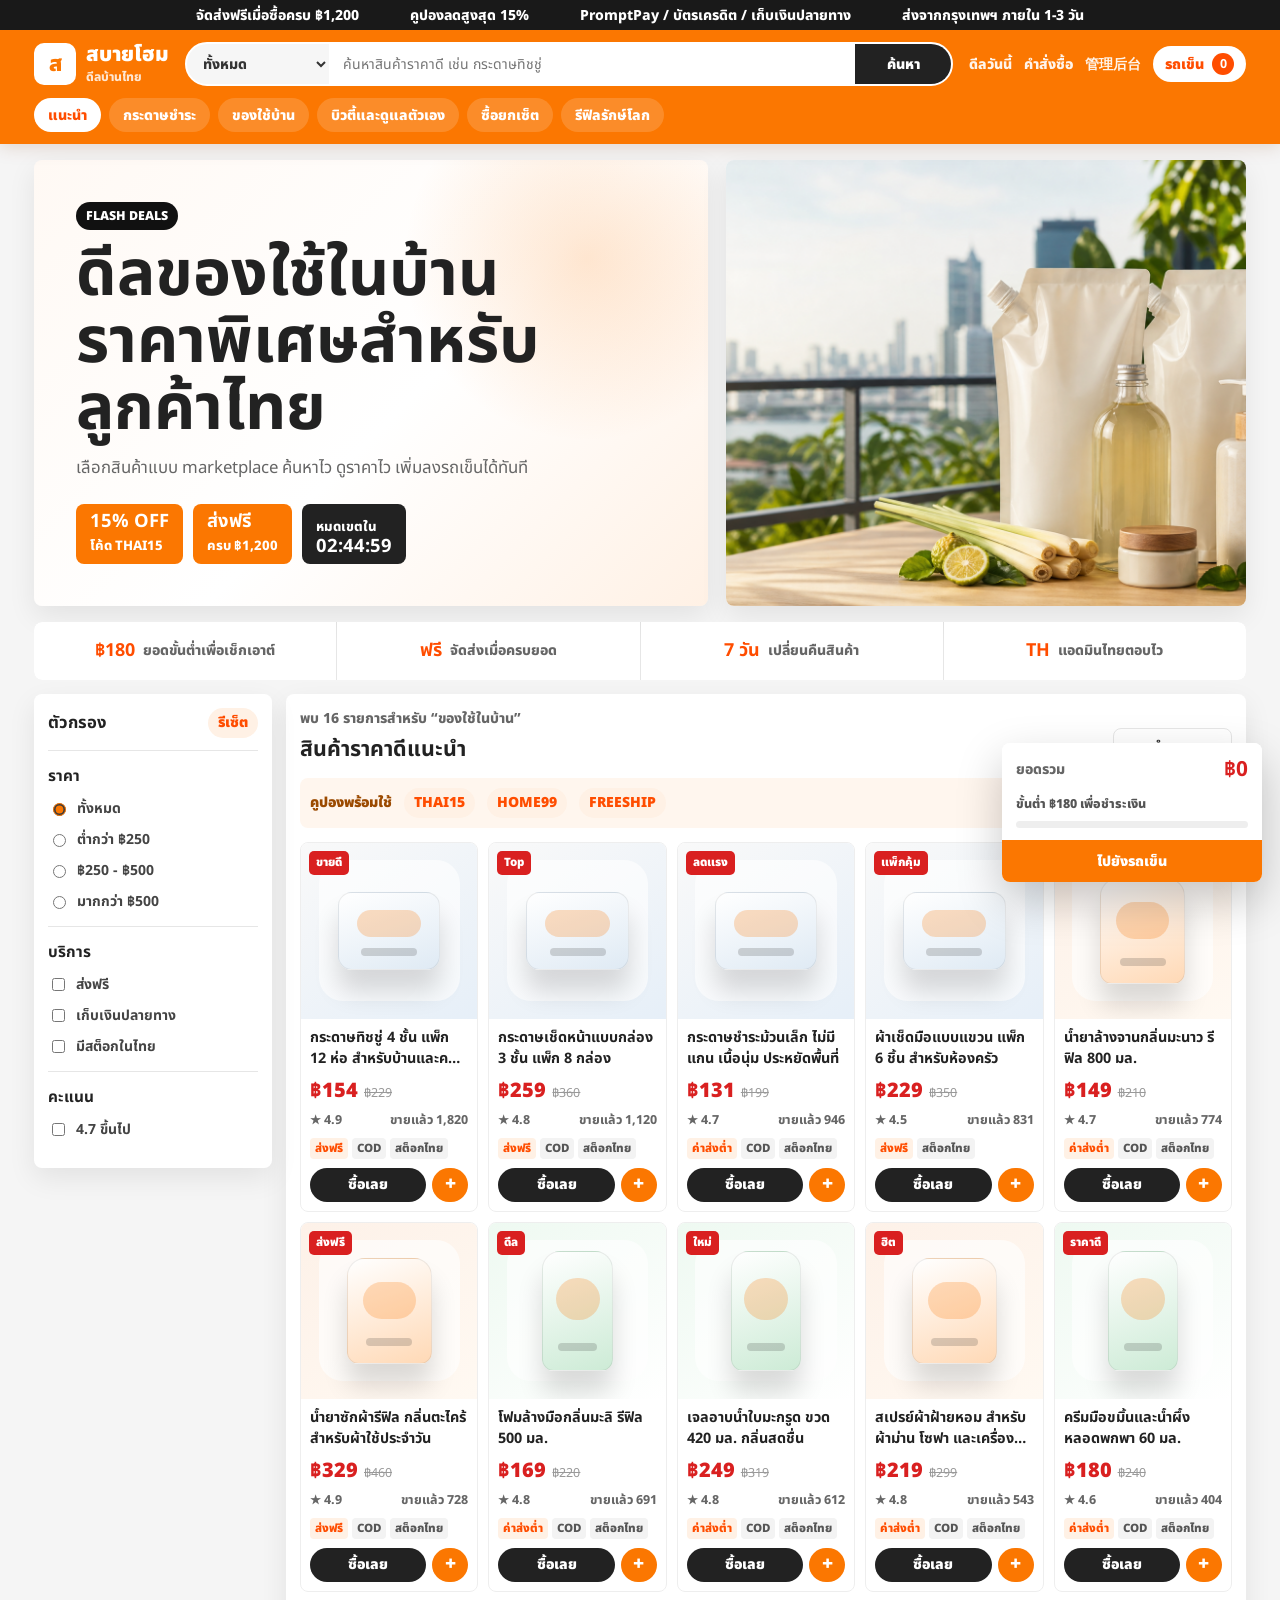
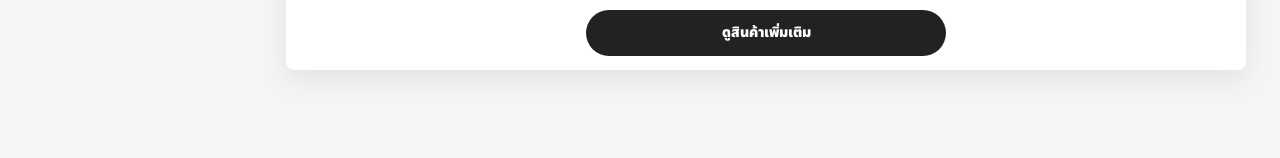
<file: index.html>
<!doctype html>
<html lang="th">
  <head>
    <meta charset="utf-8" />
    <meta name="viewport" content="width=device-width, initial-scale=1" />
    <title>สบายโฮม | ดีลของใช้ในบ้านสำหรับไทย</title>
    <meta
      name="description"
      content="ร้านค้าออนไลน์สไตล์ marketplace สำหรับสินค้าใช้ในบ้านและดูแลตัวเองในประเทศไทย พร้อมค้นหา กรองสินค้า และชำระเงินแบบไทย"
    />
    <meta name="theme-color" content="#fb7701" />
    <meta property="og:title" content="สบายโฮม | ดีลของใช้ในบ้านสำหรับไทย" />
    <meta property="og:description" content="ดีลสินค้าใช้ในบ้าน ส่งฟรีเมื่อครบยอด พร้อม PromptPay และเก็บเงินปลายทาง" />
    <meta property="og:image" content="assets/thai-hero.png" />
    <link rel="preconnect" href="https://fonts.googleapis.com" />
    <link rel="preconnect" href="https://fonts.gstatic.com" crossorigin />
    <link
      href="https://fonts.googleapis.com/css2?family=Noto+Sans+Thai:wght@400;500;600;700;800;900&display=swap"
      rel="stylesheet"
    />
    <link rel="stylesheet" href="styles.css" />
  </head>
  <body>
    <header class="market-header">
      <div class="promo-strip">
        <div class="promo-marquee">
          <span>จัดส่งฟรีเมื่อซื้อครบ ฿1,200</span>
          <span>คูปองลดสูงสุด 15%</span>
          <span>PromptPay / บัตรเครดิต / เก็บเงินปลายทาง</span>
          <span>ส่งจากกรุงเทพฯ ภายใน 1-3 วัน</span>
        </div>
      </div>

      <div class="main-header">
        <a class="brand" href="#" aria-label="สบายโฮม">
          <span class="brand-mark">ส</span>
          <span>
            <strong>สบายโฮม</strong>
            <small>ดีลบ้านไทย</small>
          </span>
        </a>

        <form class="search-bar" id="searchForm" role="search">
          <select id="categorySelect" aria-label="เลือกหมวดหมู่">
            <option value="all">ทั้งหมด</option>
            <option value="paper">กระดาษและทิชชู่</option>
            <option value="home">ทำความสะอาดบ้าน</option>
            <option value="care">ดูแลตัวเอง</option>
            <option value="bundle">เซ็ตประหยัด</option>
          </select>
          <input id="searchInput" type="search" placeholder="ค้นหาสินค้าราคาดี เช่น กระดาษทิชชู่" autocomplete="off" />
          <button type="submit">ค้นหา</button>
        </form>

        <nav class="quick-actions" aria-label="เมนูผู้ใช้">
          <a href="#deals">ดีลวันนี้</a>
          <a href="#orders">คำสั่งซื้อ</a>
          <a href="admin.html">管理后台</a>
          <button class="cart-button" id="cartButton" type="button" aria-label="เปิดรถเข็น">
            <span>รถเข็น</span>
            <strong id="cartCount">0</strong>
          </button>
        </nav>
      </div>

      <nav class="category-row" aria-label="หมวดหมู่สินค้า">
        <button class="category-chip is-active" type="button" data-category="all">แนะนำ</button>
        <button class="category-chip" type="button" data-category="paper">กระดาษชำระ</button>
        <button class="category-chip" type="button" data-category="home">ของใช้บ้าน</button>
        <button class="category-chip" type="button" data-category="care">บิวตี้และดูแลตัวเอง</button>
        <button class="category-chip" type="button" data-category="bundle">ซื้อยกเซ็ต</button>
        <button class="category-chip" type="button" data-category="eco">รีฟิลรักษ์โลก</button>
      </nav>
    </header>

    <main>
      <section class="deal-hero" id="deals">
        <div class="deal-copy">
          <span class="flash-label">Flash Deals</span>
          <h1>ดีลของใช้ในบ้าน ราคาพิเศษสำหรับลูกค้าไทย</h1>
          <p>เลือกสินค้าแบบ marketplace ค้นหาไว ดูราคาไว เพิ่มลงรถเข็นได้ทันที</p>
          <div class="coupon-row">
            <button class="coupon" type="button" data-coupon="THAI15">
              <strong>15% OFF</strong>
              <span>โค้ด THAI15</span>
            </button>
            <button class="coupon" type="button" data-coupon="FREESHIP">
              <strong>ส่งฟรี</strong>
              <span>ครบ ฿1,200</span>
            </button>
            <div class="countdown" aria-label="เวลาที่เหลือ">
              <span>หมดเขตใน</span>
              <strong id="dealTimer">02:45:00</strong>
            </div>
          </div>
        </div>
        <div class="deal-media">
          <img src="assets/thai-hero.png" alt="สินค้าใช้ในบ้านและดูแลตัวเองสำหรับร้านสบายโฮม" />
        </div>
      </section>

      <section class="benefit-row" aria-label="จุดเด่นบริการ">
        <div><strong>฿180</strong><span>ยอดขั้นต่ำเพื่อเช็กเอาต์</span></div>
        <div><strong>ฟรี</strong><span>จัดส่งเมื่อครบยอด</span></div>
        <div><strong>7 วัน</strong><span>เปลี่ยนคืนสินค้า</span></div>
        <div><strong>TH</strong><span>แอดมินไทยตอบไว</span></div>
      </section>

      <section class="market-layout">
        <aside class="filter-panel" id="filterPanel">
          <div class="filter-head">
            <strong>ตัวกรอง</strong>
            <button id="clearFilters" type="button">รีเซ็ต</button>
          </div>

          <div class="filter-group">
            <h2>ราคา</h2>
            <label><input type="radio" name="priceRange" value="all" checked /> ทั้งหมด</label>
            <label><input type="radio" name="priceRange" value="under250" /> ต่ำกว่า ฿250</label>
            <label><input type="radio" name="priceRange" value="250to500" /> ฿250 - ฿500</label>
            <label><input type="radio" name="priceRange" value="over500" /> มากกว่า ฿500</label>
          </div>

          <div class="filter-group">
            <h2>บริการ</h2>
            <label><input id="freeShipFilter" type="checkbox" /> ส่งฟรี</label>
            <label><input id="codFilter" type="checkbox" /> เก็บเงินปลายทาง</label>
            <label><input id="thaiStockFilter" type="checkbox" /> มีสต็อกในไทย</label>
          </div>

          <div class="filter-group">
            <h2>คะแนน</h2>
            <label><input id="ratingFilter" type="checkbox" /> 4.7 ขึ้นไป</label>
          </div>
        </aside>

        <section class="results-section">
          <div class="results-toolbar">
            <div>
              <p id="resultMeta">ผลลัพธ์สำหรับ “ของใช้ในบ้าน”</p>
              <h2>สินค้าราคาดีแนะนำ</h2>
            </div>
            <div class="toolbar-actions">
              <button class="filter-toggle" id="filterToggle" type="button">ตัวกรอง</button>
              <select id="sortSelect" aria-label="เรียงสินค้า">
                <option value="recommended">แนะนำ</option>
                <option value="priceLow">ราคาต่ำไปสูง</option>
                <option value="priceHigh">ราคาสูงไปต่ำ</option>
                <option value="rating">คะแนนสูงสุด</option>
              </select>
            </div>
          </div>

          <div class="active-coupons" id="activeCoupons">
            <span>คูปองพร้อมใช้</span>
            <button type="button" data-coupon="THAI15">THAI15</button>
            <button type="button" data-coupon="HOME99">HOME99</button>
            <button type="button" data-coupon="FREESHIP">FREESHIP</button>
          </div>

          <div class="product-grid" id="productGrid"></div>
          <button class="load-more" id="loadMoreButton" type="button">ดูสินค้าเพิ่มเติม</button>
        </section>
      </section>
    </main>

    <aside class="mini-cart" aria-label="สรุปรถเข็น">
      <button class="mini-cart-head" id="miniCartButton" type="button">
        <span>ยอดรวม</span>
        <strong id="miniCartTotal">฿0</strong>
      </button>
      <div class="checkout-meter">
        <span id="checkoutHint">ขั้นต่ำ ฿180 เพื่อชำระเงิน</span>
        <div><i id="checkoutProgress"></i></div>
      </div>
      <button class="checkout-button" type="button">ไปยังรถเข็น</button>
    </aside>

    <div class="cart-backdrop" id="cartBackdrop" hidden></div>
    <aside class="cart-drawer" id="cartDrawer" aria-label="รถเข็นสินค้า" aria-hidden="true">
      <div class="cart-header">
        <div>
          <span>รถเข็น</span>
          <h2>รายการของคุณ</h2>
        </div>
        <button class="close-cart" id="closeCart" type="button" aria-label="ปิดรถเข็น">×</button>
      </div>
      <div class="cart-items" id="cartItems"></div>
      <div class="cart-summary">
        <div><span>ส่วนลด</span><strong id="couponValue">฿0</strong></div>
        <div><span>ยอดรวม</span><strong id="cartTotal">฿0</strong></div>
        <button class="checkout-button full" type="button">ชำระเงิน</button>
      </div>
    </aside>

    <div class="toast" id="toast" role="status" aria-live="polite"></div>
    <script src="script.js"></script>
  </body>
</html>
</file>
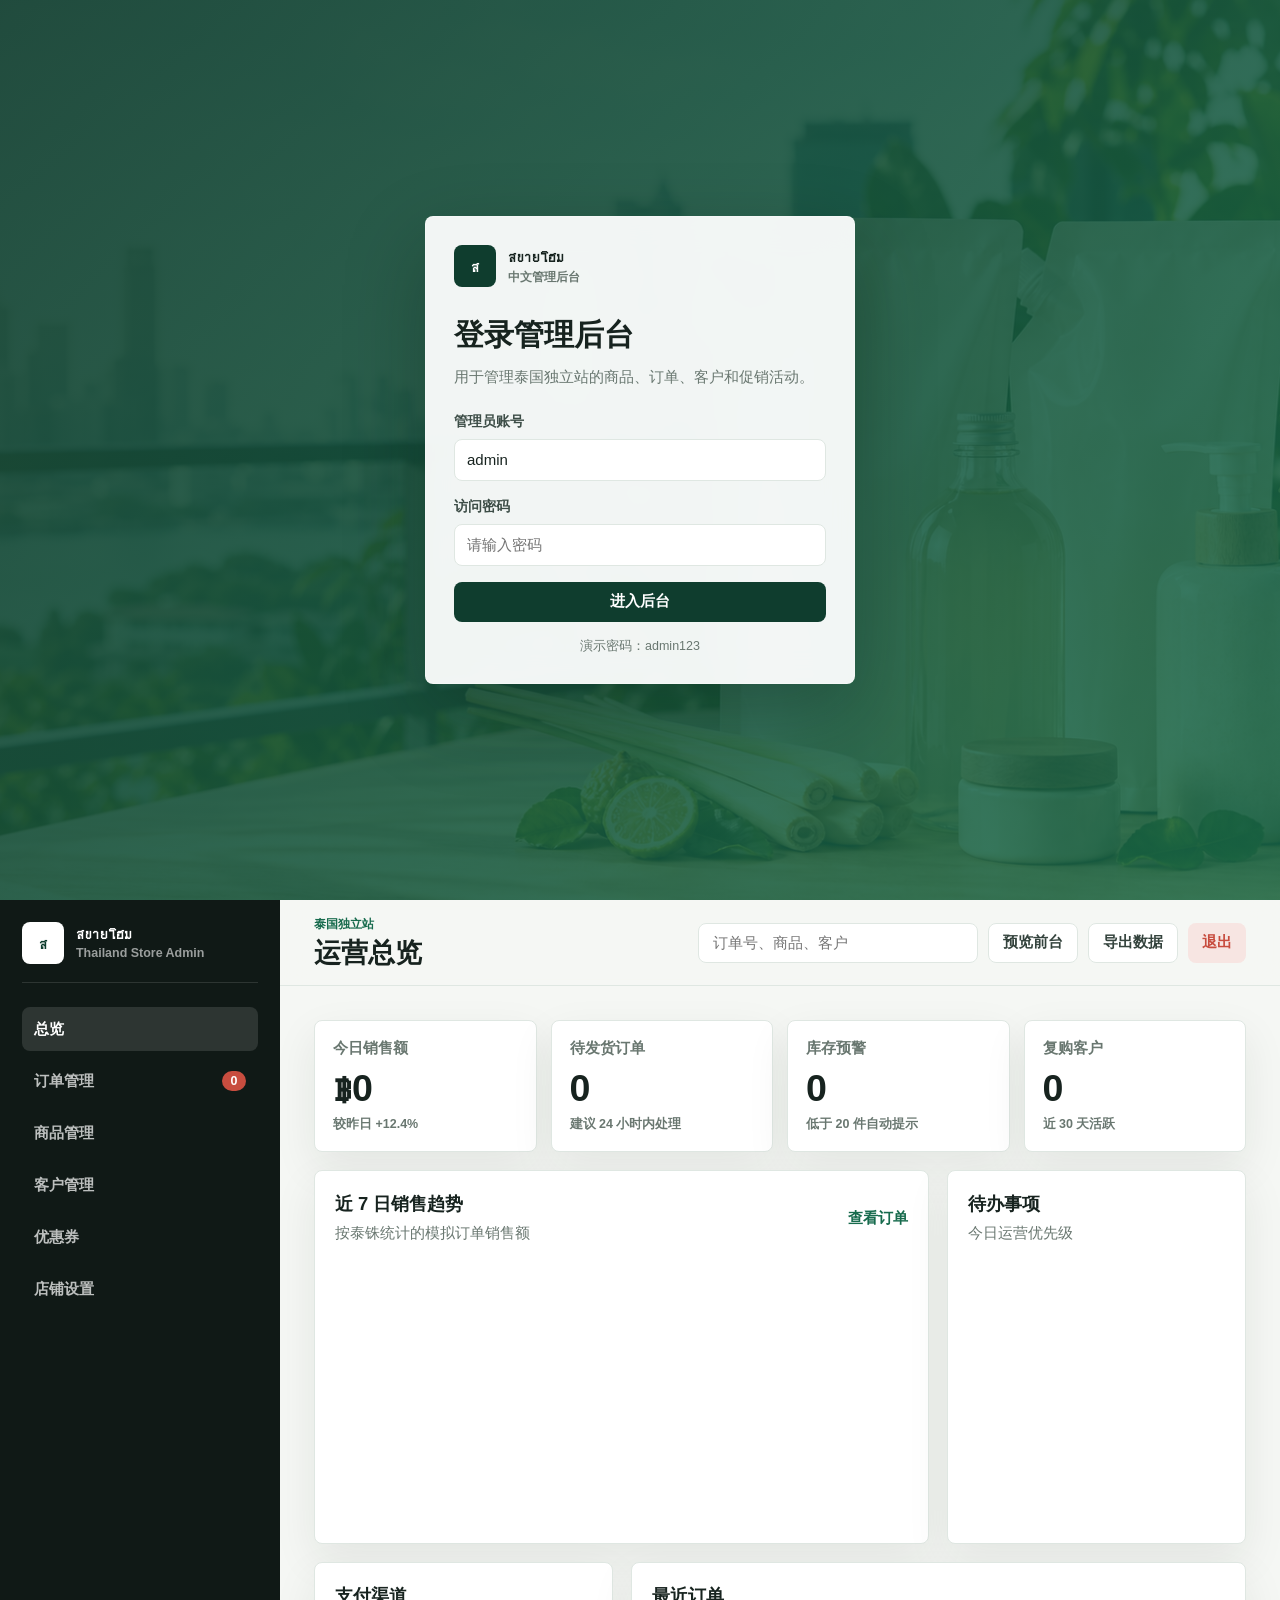
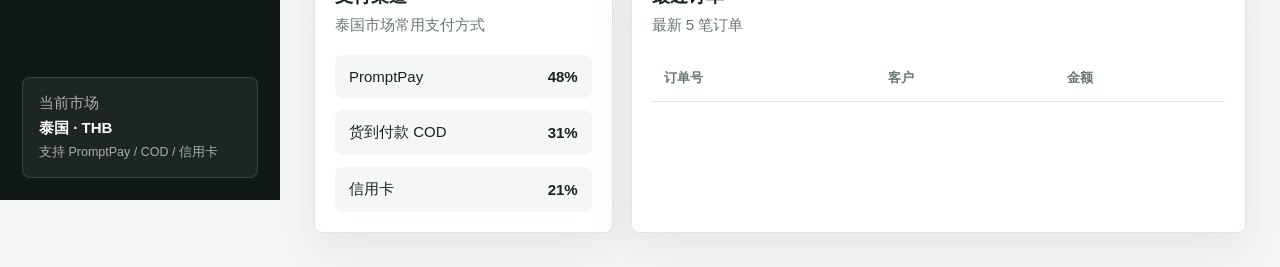
<file: admin.html>
<!doctype html>
<html lang="zh-CN">
  <head>
    <meta charset="utf-8" />
    <meta name="viewport" content="width=device-width, initial-scale=1" />
    <title>管理后台 | สบายโฮม</title>
    <meta name="description" content="泰国独立站中文管理后台" />
    <meta name="theme-color" content="#0f3d2e" />
    <link rel="stylesheet" href="admin.css" />
  </head>
  <body>
    <section class="login-view" id="loginView" aria-label="后台登录">
      <div class="login-card">
        <div class="brand-lock">
          <span>ส</span>
          <div>
            <strong>สบายโฮม</strong>
            <small>中文管理后台</small>
          </div>
        </div>
        <h1>登录管理后台</h1>
        <p>用于管理泰国独立站的商品、订单、客户和促销活动。</p>
        <form id="loginForm" class="login-form">
          <label>
            <span>管理员账号</span>
            <input type="text" value="admin" autocomplete="username" required />
          </label>
          <label>
            <span>访问密码</span>
            <input id="passwordInput" type="password" placeholder="请输入密码" autocomplete="current-password" required />
          </label>
          <button class="primary-action" type="submit">进入后台</button>
          <small class="login-hint">演示密码：admin123</small>
        </form>
      </div>
    </section>

    <div class="admin-shell" id="adminShell" hidden>
      <aside class="sidebar" id="sidebar">
        <a class="admin-brand" href="#overview" aria-label="管理后台首页">
          <span>ส</span>
          <div>
            <strong>สบายโฮม</strong>
            <small>Thailand Store Admin</small>
          </div>
        </a>
        <nav class="side-nav" aria-label="后台导航">
          <button class="nav-item is-active" type="button" data-section="overview">
            <span>总览</span>
          </button>
          <button class="nav-item" type="button" data-section="orders">
            <span>订单管理</span>
            <strong id="pendingBadge">0</strong>
          </button>
          <button class="nav-item" type="button" data-section="products">
            <span>商品管理</span>
          </button>
          <button class="nav-item" type="button" data-section="customers">
            <span>客户管理</span>
          </button>
          <button class="nav-item" type="button" data-section="coupons">
            <span>优惠券</span>
          </button>
          <button class="nav-item" type="button" data-section="settings">
            <span>店铺设置</span>
          </button>
        </nav>
        <div class="sidebar-note">
          <span>当前市场</span>
          <strong>泰国 · THB</strong>
          <small>支持 PromptPay / COD / 信用卡</small>
        </div>
      </aside>

      <div class="admin-main">
        <header class="admin-header">
          <div class="mobile-header">
            <button class="icon-btn" id="menuToggle" type="button" aria-label="打开导航">☰</button>
            <strong>管理后台</strong>
          </div>
          <div>
            <p class="header-kicker">泰国独立站</p>
            <h1 id="pageTitle">运营总览</h1>
          </div>
          <div class="header-actions">
            <label class="admin-search">
              <span>搜索</span>
              <input id="globalSearch" type="search" placeholder="订单号、商品、客户" />
            </label>
            <a class="ghost-action" href="index.html" target="_blank" rel="noreferrer">预览前台</a>
            <button class="ghost-action" id="exportButton" type="button">导出数据</button>
            <button class="danger-action" id="logoutButton" type="button">退出</button>
          </div>
        </header>

        <main class="content">
          <section class="admin-section is-active" id="overview" data-title="运营总览">
            <div class="metric-grid">
              <article class="metric-card">
                <span>今日销售额</span>
                <strong id="todaySales">฿0</strong>
                <small>较昨日 +12.4%</small>
              </article>
              <article class="metric-card">
                <span>待发货订单</span>
                <strong id="pendingOrders">0</strong>
                <small>建议 24 小时内处理</small>
              </article>
              <article class="metric-card">
                <span>库存预警</span>
                <strong id="lowStock">0</strong>
                <small>低于 20 件自动提示</small>
              </article>
              <article class="metric-card">
                <span>复购客户</span>
                <strong id="repeatCustomers">0</strong>
                <small>近 30 天活跃</small>
              </article>
            </div>

            <div class="overview-grid">
              <article class="panel span-2">
                <div class="panel-heading">
                  <div>
                    <h2>近 7 日销售趋势</h2>
                    <p>按泰铢统计的模拟订单销售额</p>
                  </div>
                  <button class="text-action" type="button" data-section-jump="orders">查看订单</button>
                </div>
                <div class="bar-chart" id="salesChart" aria-label="销售趋势图"></div>
              </article>

              <article class="panel">
                <div class="panel-heading">
                  <div>
                    <h2>待办事项</h2>
                    <p>今日运营优先级</p>
                  </div>
                </div>
                <ul class="task-list" id="taskList"></ul>
              </article>

              <article class="panel">
                <div class="panel-heading">
                  <div>
                    <h2>支付渠道</h2>
                    <p>泰国市场常用支付方式</p>
                  </div>
                </div>
                <div class="channel-list">
                  <div><span>PromptPay</span><strong>48%</strong></div>
                  <div><span>货到付款 COD</span><strong>31%</strong></div>
                  <div><span>信用卡</span><strong>21%</strong></div>
                </div>
              </article>

              <article class="panel span-2">
                <div class="panel-heading">
                  <div>
                    <h2>最近订单</h2>
                    <p>最新 5 笔订单</p>
                  </div>
                </div>
                <div class="table-wrap">
                  <table>
                    <thead>
                      <tr>
                        <th>订单号</th>
                        <th>客户</th>
                        <th>金额</th>
                        <th>状态</th>
                      </tr>
                    </thead>
                    <tbody id="recentOrders"></tbody>
                  </table>
                </div>
              </article>
            </div>
          </section>

          <section class="admin-section" id="orders" data-title="订单管理">
            <div class="toolbar">
              <div class="segmented" id="orderStatusFilter" aria-label="订单状态筛选">
                <button class="is-active" type="button" data-status="all">全部</button>
                <button type="button" data-status="待付款">待付款</button>
                <button type="button" data-status="待发货">待发货</button>
                <button type="button" data-status="已发货">已发货</button>
                <button type="button" data-status="已完成">已完成</button>
              </div>
              <button class="primary-action" id="newOrderButton" type="button">新增订单</button>
            </div>
            <div class="panel">
              <div class="table-wrap">
                <table>
                  <thead>
                    <tr>
                      <th>订单号</th>
                      <th>客户</th>
                      <th>地区</th>
                      <th>金额</th>
                      <th>支付</th>
                      <th>状态</th>
                      <th>操作</th>
                    </tr>
                  </thead>
                  <tbody id="ordersTable"></tbody>
                </table>
              </div>
            </div>
          </section>

          <section class="admin-section" id="products" data-title="商品管理">
            <div class="toolbar">
              <div>
                <h2>商品列表</h2>
                <p>维护前台售卖的泰国市场商品信息</p>
              </div>
              <button class="primary-action" id="addProductButton" type="button">新增商品</button>
            </div>
            <div class="product-admin-grid" id="productAdminGrid"></div>
          </section>

          <section class="admin-section" id="customers" data-title="客户管理">
            <div class="toolbar">
              <div>
                <h2>客户列表</h2>
                <p>查看客户等级、地区和累计消费</p>
              </div>
            </div>
            <div class="panel">
              <div class="table-wrap">
                <table>
                  <thead>
                    <tr>
                      <th>客户</th>
                      <th>联系方式</th>
                      <th>地区</th>
                      <th>订单数</th>
                      <th>累计消费</th>
                      <th>等级</th>
                    </tr>
                  </thead>
                  <tbody id="customersTable"></tbody>
                </table>
              </div>
            </div>
          </section>

          <section class="admin-section" id="coupons" data-title="优惠券">
            <div class="coupon-layout">
              <form class="panel form-panel" id="couponForm">
                <div class="panel-heading">
                  <div>
                    <h2>创建优惠券</h2>
                    <p>适合泰国独立站促销活动</p>
                  </div>
                </div>
                <label>
                  <span>优惠码</span>
                  <input name="code" type="text" placeholder="例如 THAI15" required />
                </label>
                <label>
                  <span>优惠类型</span>
                  <select name="type">
                    <option value="百分比">百分比</option>
                    <option value="固定金额">固定金额</option>
                    <option value="免运费">免运费</option>
                  </select>
                </label>
                <label>
                  <span>优惠值</span>
                  <input name="value" type="number" min="0" placeholder="15" required />
                </label>
                <label>
                  <span>最低消费</span>
                  <input name="minimum" type="number" min="0" placeholder="1200" required />
                </label>
                <button class="primary-action" type="submit">保存优惠券</button>
              </form>

              <div class="panel">
                <div class="panel-heading">
                  <div>
                    <h2>优惠券列表</h2>
                    <p>启用中的促销规则</p>
                  </div>
                </div>
                <div class="coupon-list" id="couponList"></div>
              </div>
            </div>
          </section>

          <section class="admin-section" id="settings" data-title="店铺设置">
            <form class="settings-grid" id="settingsForm">
              <div class="panel form-panel">
                <div class="panel-heading">
                  <div>
                    <h2>基础设置</h2>
                    <p>店铺展示与本地化信息</p>
                  </div>
                </div>
                <label>
                  <span>店铺中文名</span>
                  <input name="storeName" type="text" value="สบายโฮม 泰国独立站" />
                </label>
                <label>
                  <span>默认货币</span>
                  <select name="currency">
                    <option value="THB">THB 泰铢</option>
                    <option value="CNY">CNY 人民币</option>
                    <option value="USD">USD 美元</option>
                  </select>
                </label>
                <label>
                  <span>客服邮箱</span>
                  <input name="supportEmail" type="email" value="hello@sabaihome.example" />
                </label>
                <button class="primary-action" type="submit">保存设置</button>
              </div>

              <div class="panel form-panel">
                <div class="panel-heading">
                  <div>
                    <h2>物流规则</h2>
                    <p>面向泰国客户的配送承诺</p>
                  </div>
                </div>
                <label>
                  <span>包邮门槛</span>
                  <input name="freeShipping" type="number" value="1200" />
                </label>
                <label>
                  <span>曼谷配送时效</span>
                  <input name="bangkokDelivery" type="text" value="1-2 天" />
                </label>
                <label>
                  <span>外府配送时效</span>
                  <input name="provinceDelivery" type="text" value="2-4 天" />
                </label>
                <button class="secondary-action" type="button" id="resetDataButton">恢复演示数据</button>
              </div>
            </form>
          </section>
        </main>
      </div>
    </div>

    <dialog class="modal" id="productModal">
      <form id="productForm" method="dialog" class="modal-card">
        <div class="modal-heading">
          <div>
            <span class="header-kicker">商品管理</span>
            <h2 id="productModalTitle">新增商品</h2>
          </div>
          <button class="icon-btn" type="button" id="closeProductModal" aria-label="关闭">×</button>
        </div>
        <input name="id" type="hidden" />
        <div class="form-grid">
          <label>
            <span>商品名称</span>
            <input name="name" type="text" required />
          </label>
          <label>
            <span>分类</span>
            <select name="category">
              <option value="家居清洁">家居清洁</option>
              <option value="身体护理">身体护理</option>
              <option value="优惠套装">优惠套装</option>
            </select>
          </label>
          <label>
            <span>价格 THB</span>
            <input name="price" type="number" min="0" required />
          </label>
          <label>
            <span>库存</span>
            <input name="stock" type="number" min="0" required />
          </label>
          <label>
            <span>状态</span>
            <select name="status">
              <option value="上架">上架</option>
              <option value="下架">下架</option>
              <option value="草稿">草稿</option>
            </select>
          </label>
          <label>
            <span>标签</span>
            <input name="tag" type="text" placeholder="新品 / 热卖 / 低库存" />
          </label>
        </div>
        <label>
          <span>商品卖点</span>
          <textarea name="description" rows="3" placeholder="用于后台备注和前台商品介绍"></textarea>
        </label>
        <div class="modal-actions">
          <button class="secondary-action" type="button" id="cancelProduct">取消</button>
          <button class="primary-action" type="submit">保存商品</button>
        </div>
      </form>
    </dialog>

    <div class="toast" id="toast" role="status" aria-live="polite"></div>
    <script src="admin.js"></script>
  </body>
</html>
</file>
<file: styles.css>
:root {
  color-scheme: light;
  --orange: #fb7701;
  --orange-2: #ff4d00;
  --orange-3: #fff1e5;
  --ink: #222222;
  --muted: #666666;
  --line: #e6e6e6;
  --bg: #f5f5f5;
  --card: #ffffff;
  --red: #d92020;
  --green: #0b7d3b;
  --shadow: 0 10px 28px rgba(0, 0, 0, 0.08);
  --radius: 8px;
  font-family: "Noto Sans Thai", Arial, sans-serif;
}

* {
  box-sizing: border-box;
}

html {
  scroll-behavior: smooth;
}

body {
  margin: 0;
  background: var(--bg);
  color: var(--ink);
  font-size: 14px;
}

body.cart-open,
body.filter-open {
  overflow: hidden;
}

a {
  color: inherit;
  text-decoration: none;
}

button,
input,
select {
  font: inherit;
}

button {
  border: 0;
  cursor: pointer;
}

img {
  display: block;
  max-width: 100%;
}

.market-header {
  position: sticky;
  top: 0;
  z-index: 40;
  background: var(--orange);
  color: #fff;
  box-shadow: 0 2px 18px rgba(128, 54, 0, 0.18);
}

.promo-strip {
  overflow: hidden;
  min-height: 30px;
  background: #191919;
}

.promo-marquee {
  display: flex;
  align-items: center;
  justify-content: center;
  gap: clamp(18px, 4vw, 54px);
  min-width: max-content;
  min-height: 30px;
  padding: 0 18px;
  font-weight: 800;
  animation: marquee 28s linear infinite;
}

@keyframes marquee {
  0% {
    transform: translateX(8%);
  }

  100% {
    transform: translateX(-8%);
  }
}

.main-header {
  display: grid;
  grid-template-columns: auto minmax(260px, 1fr) auto;
  align-items: center;
  gap: 16px;
  padding: 12px clamp(14px, 3vw, 34px);
}

.brand {
  display: inline-flex;
  align-items: center;
  gap: 10px;
  min-width: max-content;
}

.brand-mark {
  display: grid;
  width: 42px;
  height: 42px;
  place-items: center;
  border-radius: 10px;
  background: #fff;
  color: var(--orange);
  font-size: 1.35rem;
  font-weight: 900;
}

.brand strong,
.brand small {
  display: block;
  line-height: 1.1;
}

.brand strong {
  font-size: 1.28rem;
  font-weight: 900;
}

.brand small {
  margin-top: 4px;
  color: rgba(255, 255, 255, 0.82);
  font-size: 0.76rem;
  font-weight: 800;
}

.search-bar {
  display: grid;
  grid-template-columns: 142px minmax(160px, 1fr) 96px;
  height: 44px;
  overflow: hidden;
  border: 2px solid #fff;
  border-radius: 999px;
  background: #fff;
}

.search-bar select,
.search-bar input,
.search-bar button {
  min-width: 0;
  border: 0;
  outline: 0;
}

.search-bar select {
  padding: 0 12px;
  background: #f6f6f6;
  color: #333;
  font-weight: 800;
}

.search-bar input {
  padding: 0 14px;
  color: #222;
}

.search-bar button {
  background: #222;
  color: #fff;
  font-weight: 900;
}

.quick-actions {
  display: flex;
  align-items: center;
  justify-content: flex-end;
  gap: 12px;
  font-weight: 850;
  white-space: nowrap;
}

.quick-actions a {
  color: rgba(255, 255, 255, 0.92);
}

.cart-button {
  position: relative;
  display: inline-flex;
  align-items: center;
  gap: 8px;
  min-height: 36px;
  padding: 0 12px;
  border-radius: 999px;
  background: #fff;
  color: var(--orange-2);
  font-weight: 900;
}

.cart-button strong {
  display: grid;
  min-width: 22px;
  height: 22px;
  place-items: center;
  border-radius: 999px;
  background: var(--orange-2);
  color: #fff;
  font-size: 0.78rem;
}

.category-row {
  display: flex;
  gap: 8px;
  overflow-x: auto;
  padding: 0 clamp(14px, 3vw, 34px) 12px;
  scrollbar-width: none;
}

.category-row::-webkit-scrollbar {
  display: none;
}

.category-chip {
  flex: 0 0 auto;
  min-height: 34px;
  padding: 0 14px;
  border-radius: 999px;
  background: rgba(255, 255, 255, 0.16);
  color: #fff;
  font-weight: 850;
}

.category-chip.is-active {
  background: #fff;
  color: var(--orange-2);
}

main {
  padding-bottom: 88px;
}

.deal-hero {
  display: grid;
  grid-template-columns: minmax(0, 1fr) minmax(320px, 520px);
  gap: 18px;
  align-items: stretch;
  margin: 16px clamp(12px, 3vw, 34px);
}

.deal-copy,
.deal-media {
  min-width: 0;
  overflow: hidden;
  border-radius: var(--radius);
  background: #fff;
  box-shadow: var(--shadow);
}

.deal-copy {
  display: grid;
  align-content: center;
  min-height: 260px;
  padding: clamp(22px, 4vw, 42px);
  background:
    radial-gradient(circle at 82% 22%, rgba(251, 119, 1, 0.18), transparent 28%),
    linear-gradient(135deg, #fff9f4, #ffffff 55%, #fff1e5);
}

.flash-label {
  display: inline-flex;
  width: max-content;
  min-height: 28px;
  align-items: center;
  padding: 0 10px;
  border-radius: 999px;
  background: #111;
  color: #fff;
  font-size: 0.78rem;
  font-weight: 900;
  text-transform: uppercase;
}

.deal-copy h1 {
  max-width: 13ch;
  margin: 12px 0 10px;
  font-size: clamp(2rem, 5vw, 4.6rem);
  line-height: 1.05;
}

.deal-copy p {
  max-width: 620px;
  margin: 0;
  color: var(--muted);
  font-size: 1.05rem;
  line-height: 1.7;
}

.coupon-row {
  display: flex;
  flex-wrap: wrap;
  gap: 10px;
  margin-top: 22px;
}

.coupon,
.countdown {
  display: grid;
  align-content: center;
  min-height: 58px;
  padding: 8px 14px;
  border-radius: var(--radius);
  background: var(--orange);
  color: #fff;
  text-align: left;
}

.coupon strong,
.countdown strong {
  font-size: 1.15rem;
  line-height: 1;
}

.coupon span,
.countdown span {
  margin-top: 5px;
  font-size: 0.82rem;
  font-weight: 800;
}

.countdown {
  background: #222;
}

.deal-media img {
  width: 100%;
  height: 100%;
  min-height: 260px;
  object-fit: cover;
  object-position: 58% center;
}

.benefit-row {
  display: grid;
  grid-template-columns: repeat(4, minmax(0, 1fr));
  gap: 1px;
  margin: 0 clamp(12px, 3vw, 34px) 14px;
  overflow: hidden;
  border-radius: var(--radius);
  background: var(--line);
}

.benefit-row div {
  display: flex;
  align-items: center;
  justify-content: center;
  gap: 8px;
  min-height: 58px;
  padding: 10px;
  background: #fff;
  text-align: center;
}

.benefit-row strong {
  color: var(--orange-2);
  font-size: 1.12rem;
}

.benefit-row span {
  color: var(--muted);
  font-weight: 800;
}

.market-layout {
  display: grid;
  grid-template-columns: 238px minmax(0, 1fr);
  gap: 14px;
  align-items: start;
  margin: 0 clamp(12px, 3vw, 34px);
}

.filter-panel,
.results-section {
  border-radius: var(--radius);
  background: #fff;
  box-shadow: var(--shadow);
}

.filter-panel {
  position: sticky;
  top: 132px;
  padding: 14px;
}

.filter-head,
.results-toolbar,
.active-coupons,
.cart-header,
.cart-summary > div,
.mini-cart-head {
  display: flex;
  align-items: center;
  justify-content: space-between;
  gap: 12px;
}

.filter-head {
  padding-bottom: 12px;
  border-bottom: 1px solid var(--line);
}

.filter-head strong {
  font-size: 1.04rem;
}

.filter-head button,
.active-coupons button {
  min-height: 30px;
  padding: 0 10px;
  border-radius: 999px;
  background: var(--orange-3);
  color: var(--orange-2);
  font-weight: 900;
}

.filter-group {
  display: grid;
  gap: 10px;
  padding: 14px 0;
  border-bottom: 1px solid var(--line);
}

.filter-group:last-child {
  border-bottom: 0;
}

.filter-group h2 {
  margin: 0;
  font-size: 0.96rem;
}

.filter-group label {
  display: flex;
  align-items: center;
  gap: 8px;
  color: #444;
  font-weight: 700;
}

.filter-group input {
  accent-color: var(--orange);
}

.results-section {
  min-width: 0;
  padding: 14px;
}

.results-toolbar {
  align-items: flex-end;
  margin-bottom: 12px;
}

.results-toolbar p,
.results-toolbar h2 {
  margin: 0;
}

.results-toolbar p {
  color: var(--muted);
  font-weight: 800;
}

.results-toolbar h2 {
  margin-top: 4px;
  font-size: 1.34rem;
}

.toolbar-actions {
  display: flex;
  align-items: center;
  gap: 8px;
}

.toolbar-actions select,
.filter-toggle {
  min-height: 38px;
  border: 1px solid var(--line);
  border-radius: var(--radius);
  background: #fff;
  color: #333;
  font-weight: 850;
}

.toolbar-actions select {
  padding: 0 10px;
}

.filter-toggle {
  display: none;
  padding: 0 12px;
}

.active-coupons {
  justify-content: flex-start;
  flex-wrap: wrap;
  margin-bottom: 14px;
  padding: 10px;
  border-radius: var(--radius);
  background: #fff6ee;
}

.active-coupons span {
  color: #9b4a00;
  font-weight: 900;
}

.product-grid {
  display: grid;
  grid-template-columns: repeat(5, minmax(0, 1fr));
  gap: 10px;
}

.product-card {
  position: relative;
  min-width: 0;
  overflow: hidden;
  border: 1px solid #eeeeee;
  border-radius: var(--radius);
  background: #fff;
  transition: box-shadow 0.18s ease, transform 0.18s ease, border-color 0.18s ease;
}

.product-card:hover {
  border-color: rgba(251, 119, 1, 0.35);
  box-shadow: 0 12px 30px rgba(0, 0, 0, 0.12);
  transform: translateY(-2px);
}

.product-art {
  position: relative;
  display: grid;
  aspect-ratio: 1;
  place-items: center;
  overflow: hidden;
  background: linear-gradient(145deg, #f4f4f4, #ffffff);
}

.product-art::before {
  position: absolute;
  inset: 10%;
  border-radius: 24px;
  background: rgba(255, 255, 255, 0.65);
  content: "";
}

.product-pack {
  position: relative;
  z-index: 1;
  width: 48%;
  height: 60%;
  border: 1px solid rgba(30, 30, 30, 0.08);
  border-radius: 18px 18px 12px 12px;
  background: linear-gradient(160deg, #ffffff, #e8ecef);
  box-shadow: 0 22px 26px rgba(0, 0, 0, 0.14);
}

.product-pack::before,
.product-pack::after {
  position: absolute;
  content: "";
}

.product-pack::before {
  top: 22%;
  left: 18%;
  width: 64%;
  height: 36%;
  border-radius: 999px;
  background: rgba(251, 119, 1, 0.24);
}

.product-pack::after {
  right: 22%;
  bottom: 16%;
  left: 22%;
  height: 8px;
  border-radius: 999px;
  background: rgba(34, 34, 34, 0.18);
}

.art-paper {
  background: linear-gradient(145deg, #f9f9f9, #e6eff8);
}

.art-paper .product-pack {
  width: 58%;
  height: 44%;
  border-radius: 14px;
  background: linear-gradient(160deg, #fff, #dfeaf4);
}

.art-clean {
  background: linear-gradient(145deg, #fdf1e8, #fff9f2);
}

.art-clean .product-pack {
  background: linear-gradient(160deg, #fff, #ffd9b6);
}

.art-care {
  background: linear-gradient(145deg, #eef9f1, #fff);
}

.art-care .product-pack {
  width: 40%;
  height: 68%;
  background: linear-gradient(160deg, #fff, #cdebd6);
}

.art-bundle {
  background: linear-gradient(145deg, #fff0df, #f0f7ff);
}

.art-bundle .product-pack {
  width: 60%;
  height: 58%;
}

.art-bundle .product-pack::before {
  left: -24%;
  top: 26%;
  width: 42%;
  height: 58%;
  border-radius: 16px;
  background: linear-gradient(160deg, #fff, #d8f0df);
}

.product-badge {
  position: absolute;
  top: 8px;
  left: 8px;
  z-index: 2;
  min-height: 24px;
  padding: 3px 7px;
  border-radius: 5px;
  background: var(--red);
  color: #fff;
  font-size: 0.72rem;
  font-weight: 900;
}

.product-info {
  padding: 9px;
}

.product-title {
  display: -webkit-box;
  min-height: 39px;
  margin: 0;
  overflow: hidden;
  color: #222;
  font-size: 0.9rem;
  font-weight: 700;
  line-height: 1.45;
  -webkit-box-orient: vertical;
  -webkit-line-clamp: 2;
}

.price-line {
  display: flex;
  align-items: baseline;
  gap: 6px;
  margin-top: 6px;
}

.price-line strong {
  color: var(--red);
  font-size: 1.25rem;
  font-weight: 900;
}

.price-line del {
  color: #999;
  font-size: 0.78rem;
}

.product-meta {
  display: flex;
  align-items: center;
  justify-content: space-between;
  gap: 8px;
  margin-top: 5px;
  color: var(--muted);
  font-size: 0.78rem;
  font-weight: 750;
}

.shipping-tags {
  display: flex;
  flex-wrap: wrap;
  gap: 4px;
  margin-top: 8px;
}

.shipping-tags span {
  min-height: 20px;
  padding: 2px 5px;
  border-radius: 4px;
  background: #f3f3f3;
  color: #555;
  font-size: 0.72rem;
  font-weight: 850;
}

.shipping-tags span:first-child {
  background: var(--orange-3);
  color: var(--orange-2);
}

.product-actions {
  display: grid;
  grid-template-columns: 1fr 36px;
  gap: 6px;
  margin-top: 9px;
}

.buy-now,
.add-cart {
  min-height: 34px;
  border-radius: 999px;
  font-weight: 900;
}

.buy-now {
  background: #222;
  color: #fff;
}

.add-cart {
  background: var(--orange);
  color: #fff;
  font-size: 1.2rem;
}

.load-more {
  display: block;
  width: min(360px, 100%);
  min-height: 46px;
  margin: 18px auto 0;
  border-radius: 999px;
  background: #222;
  color: #fff;
  font-weight: 900;
}

.mini-cart {
  position: fixed;
  right: 18px;
  bottom: 18px;
  z-index: 35;
  width: 260px;
  overflow: hidden;
  border-radius: var(--radius);
  background: #fff;
  box-shadow: 0 18px 46px rgba(0, 0, 0, 0.22);
}

.mini-cart-head {
  width: 100%;
  min-height: 52px;
  padding: 0 14px;
  background: #fff;
  color: #222;
  text-align: left;
}

.mini-cart-head span {
  color: var(--muted);
  font-weight: 800;
}

.mini-cart-head strong {
  color: var(--red);
  font-size: 1.3rem;
}

.checkout-meter {
  padding: 0 14px 12px;
}

.checkout-meter span {
  display: block;
  margin-bottom: 7px;
  color: #555;
  font-size: 0.78rem;
  font-weight: 850;
}

.checkout-meter div {
  height: 7px;
  overflow: hidden;
  border-radius: 999px;
  background: #eeeeee;
}

.checkout-meter i {
  display: block;
  width: 0;
  height: 100%;
  border-radius: inherit;
  background: var(--orange);
  transition: width 0.2s ease;
}

.checkout-button {
  width: 100%;
  min-height: 42px;
  background: var(--orange);
  color: #fff;
  font-weight: 900;
}

.cart-backdrop {
  position: fixed;
  inset: 0;
  z-index: 60;
  background: rgba(0, 0, 0, 0.45);
}

.cart-drawer {
  position: fixed;
  top: 0;
  right: 0;
  z-index: 70;
  display: grid;
  grid-template-rows: auto 1fr auto;
  width: min(430px, 100%);
  height: 100svh;
  background: #fff;
  transform: translateX(105%);
  transition: transform 0.22s ease;
}

.cart-drawer.is-open {
  transform: translateX(0);
}

.cart-header {
  padding: 18px;
  border-bottom: 1px solid var(--line);
}

.cart-header span {
  color: var(--orange-2);
  font-size: 0.82rem;
  font-weight: 900;
}

.cart-header h2 {
  margin: 4px 0 0;
}

.close-cart {
  display: grid;
  width: 38px;
  height: 38px;
  place-items: center;
  border-radius: 999px;
  background: #f2f2f2;
  color: #222;
  font-size: 1.5rem;
}

.cart-items {
  overflow: auto;
  padding: 14px 18px;
}

.empty-cart {
  margin: 0;
  padding: 24px;
  border: 1px dashed var(--line);
  border-radius: var(--radius);
  color: var(--muted);
  text-align: center;
}

.cart-line {
  display: grid;
  grid-template-columns: 62px 1fr auto;
  gap: 10px;
  align-items: center;
  padding: 10px 0;
  border-bottom: 1px solid var(--line);
}

.cart-thumb {
  display: grid;
  width: 62px;
  aspect-ratio: 1;
  place-items: center;
  border-radius: var(--radius);
  background: var(--orange-3);
}

.cart-thumb i {
  width: 30px;
  height: 36px;
  border-radius: 8px;
  background: #fff;
  box-shadow: 0 8px 16px rgba(0, 0, 0, 0.1);
}

.cart-line strong,
.cart-line small {
  display: block;
}

.cart-line strong {
  line-height: 1.35;
}

.cart-line small {
  margin-top: 4px;
  color: var(--muted);
}

.cart-line button {
  width: 32px;
  height: 32px;
  border-radius: 999px;
  background: #f2f2f2;
  color: #333;
  font-weight: 900;
}

.cart-summary {
  padding: 18px;
  border-top: 1px solid var(--line);
}

.cart-summary > div {
  margin-bottom: 12px;
}

.cart-summary strong {
  color: var(--red);
  font-size: 1.25rem;
}

.checkout-button.full {
  border-radius: 999px;
}

.toast {
  position: fixed;
  left: 50%;
  bottom: 92px;
  z-index: 90;
  max-width: calc(100vw - 32px);
  padding: 11px 16px;
  border-radius: 999px;
  background: #222;
  color: #fff;
  font-weight: 800;
  opacity: 0;
  pointer-events: none;
  transform: translate(-50%, 10px);
  transition: 0.2s ease;
}

.toast.is-visible {
  opacity: 1;
  transform: translate(-50%, 0);
}

@media (max-width: 1220px) {
  .product-grid {
    grid-template-columns: repeat(4, minmax(0, 1fr));
  }

  .quick-actions a:nth-child(1),
  .quick-actions a:nth-child(2) {
    display: none;
  }
}

@media (max-width: 980px) {
  .main-header {
    grid-template-columns: 1fr auto;
  }

  .search-bar {
    grid-column: 1 / -1;
    grid-row: 2;
  }

  .deal-hero {
    grid-template-columns: 1fr;
  }

  .market-layout {
    grid-template-columns: 1fr;
  }

  .filter-toggle {
    display: inline-flex;
  }

  .filter-panel {
    position: fixed;
    inset: 0 auto 0 0;
    z-index: 80;
    width: min(310px, 86vw);
    overflow: auto;
    border-radius: 0;
    transform: translateX(-105%);
    transition: transform 0.22s ease;
  }

  .filter-panel.is-open {
    transform: translateX(0);
  }

  .mini-cart {
    right: 12px;
    left: 12px;
    bottom: 10px;
    width: auto;
  }
}

@media (max-width: 720px) {
  .promo-marquee {
    justify-content: flex-start;
    animation-duration: 18s;
  }

  .main-header {
    padding: 10px 12px;
  }

  .brand small,
  .quick-actions a {
    display: none;
  }

  .brand-mark {
    width: 38px;
    height: 38px;
  }

  .search-bar {
    grid-template-columns: 96px minmax(100px, 1fr) 72px;
    height: 40px;
  }

  .search-bar select,
  .search-bar input {
    padding-inline: 8px;
  }

  .category-row {
    padding-inline: 12px;
  }

  .deal-hero,
  .benefit-row,
  .market-layout {
    margin-inline: 10px;
  }

  .deal-copy {
    min-height: 0;
  }

  .deal-copy h1 {
    max-width: 13ch;
    font-size: clamp(2rem, 12vw, 3.2rem);
  }

  .benefit-row {
    grid-template-columns: repeat(2, minmax(0, 1fr));
  }

  .results-toolbar {
    align-items: stretch;
    flex-direction: column;
  }

  .toolbar-actions {
    justify-content: space-between;
  }

  .product-grid {
    grid-template-columns: repeat(2, minmax(0, 1fr));
    gap: 8px;
  }

  .results-section {
    padding: 10px;
  }
}

@media (max-width: 420px) {
  .product-grid {
    grid-template-columns: 1fr;
  }

  .coupon,
  .countdown {
    width: 100%;
  }
}
</file>
<file: admin.css>
:root {
  color-scheme: light;
  --bg: #f5f7f4;
  --panel: #ffffff;
  --ink: #17231f;
  --muted: #697770;
  --line: #dfe7e2;
  --green: #0f3d2e;
  --green-2: #176b4d;
  --mint: #e7f2ec;
  --amber: #f1a947;
  --red: #c84d3f;
  --blue: #3b6f91;
  --shadow: 0 16px 44px rgba(22, 35, 31, 0.08);
  --radius: 8px;
  font-family: "Inter", "PingFang SC", "Microsoft YaHei", "Noto Sans SC", Arial, sans-serif;
}

* {
  box-sizing: border-box;
}

body {
  margin: 0;
  background: var(--bg);
  color: var(--ink);
  font-size: 15px;
}

button,
input,
select,
textarea {
  font: inherit;
}

button {
  border: 0;
  cursor: pointer;
}

a {
  color: inherit;
  text-decoration: none;
}

.login-view {
  display: grid;
  min-height: 100svh;
  place-items: center;
  padding: 24px;
  background:
    linear-gradient(135deg, rgba(15, 61, 46, 0.92), rgba(23, 107, 77, 0.84)),
    url("assets/thai-hero.png") center / cover;
}

.login-card {
  width: min(430px, 100%);
  padding: 28px;
  border: 1px solid rgba(255, 255, 255, 0.28);
  border-radius: var(--radius);
  background: rgba(255, 255, 255, 0.94);
  box-shadow: 0 30px 80px rgba(3, 18, 12, 0.28);
  backdrop-filter: blur(16px);
}

.brand-lock,
.admin-brand {
  display: flex;
  align-items: center;
  gap: 12px;
}

.brand-lock > span,
.admin-brand > span {
  display: grid;
  width: 42px;
  height: 42px;
  place-items: center;
  border-radius: var(--radius);
  background: var(--green);
  color: #fff;
  font-weight: 900;
}

.brand-lock strong,
.brand-lock small,
.admin-brand strong,
.admin-brand small {
  display: block;
  line-height: 1.15;
}

.brand-lock small,
.admin-brand small {
  margin-top: 4px;
  color: var(--muted);
  font-size: 0.78rem;
  font-weight: 700;
}

.login-card h1 {
  margin: 28px 0 8px;
  font-size: 1.85rem;
}

.login-card p {
  margin: 0 0 22px;
  color: var(--muted);
  line-height: 1.7;
}

.login-form,
.form-panel,
.settings-grid,
.modal-card {
  display: grid;
  gap: 16px;
}

label {
  display: grid;
  gap: 8px;
}

label span {
  color: #3d4d47;
  font-size: 0.88rem;
  font-weight: 800;
}

input,
select,
textarea {
  width: 100%;
  min-height: 42px;
  border: 1px solid var(--line);
  border-radius: var(--radius);
  background: #fff;
  color: var(--ink);
  outline: 0;
  padding: 10px 12px;
  transition: border-color 0.2s ease, box-shadow 0.2s ease;
}

textarea {
  resize: vertical;
}

input:focus,
select:focus,
textarea:focus {
  border-color: var(--green-2);
  box-shadow: 0 0 0 3px rgba(23, 107, 77, 0.12);
}

.login-hint {
  color: var(--muted);
  text-align: center;
}

.admin-shell {
  display: grid;
  grid-template-columns: 280px minmax(0, 1fr);
  min-height: 100svh;
}

.sidebar {
  position: sticky;
  top: 0;
  display: grid;
  grid-template-rows: auto 1fr auto;
  gap: 24px;
  height: 100svh;
  padding: 22px;
  background: #101916;
  color: #fff;
}

.admin-brand {
  padding-bottom: 18px;
  border-bottom: 1px solid rgba(255, 255, 255, 0.12);
}

.admin-brand > span {
  background: #fff;
  color: var(--green);
}

.admin-brand small {
  color: rgba(255, 255, 255, 0.58);
}

.side-nav {
  display: grid;
  align-content: start;
  gap: 8px;
}

.nav-item {
  display: flex;
  align-items: center;
  justify-content: space-between;
  min-height: 44px;
  padding: 0 12px;
  border-radius: var(--radius);
  background: transparent;
  color: rgba(255, 255, 255, 0.72);
  font-weight: 800;
  text-align: left;
}

.nav-item:hover,
.nav-item.is-active {
  background: rgba(255, 255, 255, 0.12);
  color: #fff;
}

.nav-item strong {
  min-width: 24px;
  padding: 3px 8px;
  border-radius: 999px;
  background: var(--red);
  color: #fff;
  font-size: 0.78rem;
  text-align: center;
}

.sidebar-note {
  display: grid;
  gap: 6px;
  padding: 16px;
  border: 1px solid rgba(255, 255, 255, 0.12);
  border-radius: var(--radius);
  background: rgba(255, 255, 255, 0.06);
}

.sidebar-note span,
.sidebar-note small {
  color: rgba(255, 255, 255, 0.62);
}

.admin-main {
  min-width: 0;
}

.admin-header {
  position: sticky;
  top: 0;
  z-index: 20;
  display: flex;
  align-items: center;
  justify-content: space-between;
  gap: 18px;
  min-height: 82px;
  padding: 16px clamp(18px, 3vw, 34px);
  border-bottom: 1px solid var(--line);
  background: rgba(245, 247, 244, 0.92);
  backdrop-filter: blur(16px);
}

.mobile-header {
  display: none;
}

.header-kicker {
  margin: 0 0 4px;
  color: var(--green-2);
  font-size: 0.78rem;
  font-weight: 900;
  letter-spacing: 0;
}

.admin-header h1 {
  margin: 0;
  font-size: clamp(1.35rem, 2.1vw, 1.85rem);
  line-height: 1.2;
}

.header-actions {
  display: flex;
  align-items: center;
  justify-content: flex-end;
  gap: 10px;
}

.admin-search {
  position: relative;
  display: block;
  width: min(280px, 24vw);
}

.admin-search span {
  position: absolute;
  width: 1px;
  height: 1px;
  overflow: hidden;
  clip: rect(0 0 0 0);
}

.admin-search input {
  min-height: 40px;
  padding-left: 14px;
  background: #fff;
}

.content {
  padding: clamp(18px, 3vw, 34px);
}

.admin-section {
  display: none;
}

.admin-section.is-active {
  display: block;
}

.metric-grid {
  display: grid;
  grid-template-columns: repeat(4, minmax(0, 1fr));
  gap: 14px;
  margin-bottom: 18px;
}

.metric-card,
.panel,
.product-admin-card {
  border: 1px solid var(--line);
  border-radius: var(--radius);
  background: var(--panel);
  box-shadow: var(--shadow);
}

.metric-card {
  min-height: 132px;
  padding: 18px;
}

.metric-card span,
.metric-card small {
  display: block;
  color: var(--muted);
  font-weight: 700;
}

.metric-card strong {
  display: block;
  margin: 12px 0 8px;
  font-size: clamp(1.6rem, 3vw, 2.35rem);
  line-height: 1;
}

.overview-grid {
  display: grid;
  grid-template-columns: repeat(3, minmax(0, 1fr));
  gap: 18px;
}

.span-2 {
  grid-column: span 2;
}

.panel {
  min-width: 0;
  padding: 20px;
}

.panel-heading,
.toolbar {
  display: flex;
  align-items: center;
  justify-content: space-between;
  gap: 16px;
  margin-bottom: 18px;
}

.panel-heading h2,
.toolbar h2 {
  margin: 0;
  font-size: 1.15rem;
}

.panel-heading p,
.toolbar p {
  margin: 5px 0 0;
  color: var(--muted);
  line-height: 1.6;
}

.bar-chart {
  display: grid;
  grid-template-columns: repeat(7, minmax(38px, 1fr));
  align-items: end;
  gap: 12px;
  min-height: 260px;
  padding-top: 12px;
}

.bar-item {
  display: grid;
  grid-template-rows: 1fr auto auto;
  gap: 8px;
  min-width: 0;
  height: 240px;
  text-align: center;
}

.bar {
  align-self: end;
  min-height: 20px;
  border-radius: 7px 7px 3px 3px;
  background: linear-gradient(180deg, var(--green-2), var(--green));
}

.bar-value,
.bar-label {
  color: var(--muted);
  font-size: 0.78rem;
  font-weight: 800;
}

.task-list {
  display: grid;
  gap: 10px;
  margin: 0;
  padding: 0;
  list-style: none;
}

.task-list li {
  display: grid;
  gap: 4px;
  padding: 12px;
  border-radius: var(--radius);
  background: var(--bg);
}

.task-list strong {
  font-size: 0.95rem;
}

.task-list span {
  color: var(--muted);
  font-size: 0.86rem;
}

.channel-list {
  display: grid;
  gap: 12px;
}

.channel-list div {
  display: flex;
  align-items: center;
  justify-content: space-between;
  gap: 12px;
  padding: 13px 14px;
  border-radius: var(--radius);
  background: var(--bg);
}

.toolbar {
  margin-bottom: 16px;
}

.segmented {
  display: inline-flex;
  flex-wrap: wrap;
  gap: 6px;
  padding: 6px;
  border: 1px solid var(--line);
  border-radius: var(--radius);
  background: #fff;
}

.segmented button {
  min-height: 36px;
  padding: 0 12px;
  border-radius: 6px;
  background: transparent;
  color: #45554f;
  font-weight: 800;
}

.segmented button.is-active {
  background: var(--green);
  color: #fff;
}

.primary-action,
.secondary-action,
.ghost-action,
.danger-action,
.text-action,
.icon-btn {
  display: inline-flex;
  align-items: center;
  justify-content: center;
  min-height: 40px;
  border-radius: var(--radius);
  font-weight: 850;
  white-space: nowrap;
}

.primary-action {
  padding: 0 16px;
  background: var(--green);
  color: #fff;
}

.secondary-action {
  padding: 0 16px;
  border: 1px solid var(--line);
  background: #fff;
  color: var(--green);
}

.ghost-action {
  padding: 0 14px;
  border: 1px solid var(--line);
  background: #fff;
  color: #34433d;
}

.danger-action {
  padding: 0 14px;
  background: #f7e5e2;
  color: var(--red);
}

.text-action {
  min-height: 34px;
  padding: 0;
  background: transparent;
  color: var(--green-2);
}

.icon-btn {
  width: 40px;
  height: 40px;
  border: 1px solid var(--line);
  background: #fff;
  color: var(--ink);
  font-size: 1.2rem;
}

.table-wrap {
  width: 100%;
  overflow-x: auto;
}

table {
  width: 100%;
  border-collapse: collapse;
  min-width: 760px;
}

th,
td {
  padding: 14px 12px;
  border-bottom: 1px solid var(--line);
  text-align: left;
  vertical-align: middle;
}

th {
  color: var(--muted);
  font-size: 0.82rem;
  font-weight: 900;
  white-space: nowrap;
}

td {
  color: #24332e;
}

tbody tr:hover {
  background: #fafcf9;
}

.status-pill {
  display: inline-flex;
  align-items: center;
  min-height: 28px;
  padding: 4px 10px;
  border-radius: 999px;
  font-size: 0.78rem;
  font-weight: 900;
}

.status-pending {
  background: #fff3d8;
  color: #92610f;
}

.status-paid {
  background: #e9f5ee;
  color: var(--green);
}

.status-shipped {
  background: #e7f0f6;
  color: var(--blue);
}

.status-done {
  background: #eef1ed;
  color: #43514c;
}

.row-actions {
  display: flex;
  flex-wrap: wrap;
  gap: 8px;
}

.mini-action {
  min-height: 32px;
  padding: 0 10px;
  border-radius: 6px;
  background: var(--mint);
  color: var(--green);
  font-size: 0.82rem;
  font-weight: 900;
}

.mini-action.danger {
  background: #f7e5e2;
  color: var(--red);
}

.product-admin-grid {
  display: grid;
  grid-template-columns: repeat(3, minmax(0, 1fr));
  gap: 16px;
}

.product-admin-card {
  display: grid;
  gap: 16px;
  padding: 18px;
}

.product-admin-top {
  display: flex;
  align-items: flex-start;
  justify-content: space-between;
  gap: 14px;
}

.product-admin-card h3 {
  margin: 0 0 6px;
  line-height: 1.35;
}

.product-admin-card p {
  margin: 0;
  color: var(--muted);
  line-height: 1.55;
}

.product-meta {
  display: grid;
  grid-template-columns: repeat(3, 1fr);
  gap: 8px;
}

.product-meta div {
  padding: 10px;
  border-radius: var(--radius);
  background: var(--bg);
}

.product-meta span {
  display: block;
  color: var(--muted);
  font-size: 0.78rem;
  font-weight: 800;
}

.product-meta strong {
  display: block;
  margin-top: 4px;
}

.coupon-layout,
.settings-grid {
  display: grid;
  grid-template-columns: minmax(280px, 420px) minmax(0, 1fr);
  gap: 18px;
  align-items: start;
}

.coupon-list {
  display: grid;
  gap: 12px;
}

.coupon-card {
  display: flex;
  align-items: center;
  justify-content: space-between;
  gap: 14px;
  padding: 14px;
  border: 1px solid var(--line);
  border-radius: var(--radius);
  background: var(--bg);
}

.coupon-card strong,
.coupon-card span,
.coupon-card small {
  display: block;
}

.coupon-card span,
.coupon-card small {
  color: var(--muted);
  margin-top: 4px;
}

.modal {
  width: min(720px, calc(100% - 28px));
  padding: 0;
  border: 0;
  border-radius: var(--radius);
  box-shadow: 0 30px 90px rgba(8, 25, 17, 0.32);
}

.modal::backdrop {
  background: rgba(13, 24, 19, 0.48);
}

.modal-card {
  padding: 22px;
  background: #fff;
}

.modal-heading {
  display: flex;
  align-items: flex-start;
  justify-content: space-between;
  gap: 14px;
}

.modal-heading h2 {
  margin: 4px 0 0;
}

.form-grid {
  display: grid;
  grid-template-columns: repeat(2, minmax(0, 1fr));
  gap: 14px;
}

.modal-actions {
  display: flex;
  justify-content: flex-end;
  gap: 10px;
}

.toast {
  position: fixed;
  right: 22px;
  bottom: 22px;
  z-index: 80;
  min-width: min(340px, calc(100vw - 32px));
  padding: 13px 16px;
  border-radius: var(--radius);
  background: #101916;
  color: #fff;
  box-shadow: 0 16px 46px rgba(16, 25, 22, 0.22);
  opacity: 0;
  pointer-events: none;
  transform: translateY(12px);
  transition: 0.2s ease;
}

.toast.is-visible {
  opacity: 1;
  transform: translateY(0);
}

@media (max-width: 1180px) {
  .metric-grid,
  .overview-grid,
  .product-admin-grid {
    grid-template-columns: repeat(2, minmax(0, 1fr));
  }

  .span-2 {
    grid-column: span 2;
  }

  .header-actions {
    flex-wrap: wrap;
  }

  .admin-search {
    width: 220px;
  }
}

@media (max-width: 860px) {
  .admin-shell {
    grid-template-columns: 1fr;
  }

  .sidebar {
    position: fixed;
    inset: 0 auto 0 0;
    z-index: 50;
    width: min(290px, 86vw);
    transform: translateX(-105%);
    transition: transform 0.22s ease;
  }

  .sidebar.is-open {
    transform: translateX(0);
  }

  .admin-header {
    align-items: flex-start;
    flex-direction: column;
  }

  .mobile-header {
    display: flex;
    align-items: center;
    gap: 10px;
    width: 100%;
  }

  .header-actions {
    width: 100%;
    justify-content: flex-start;
  }

  .admin-search {
    width: 100%;
  }

  .metric-grid,
  .overview-grid,
  .product-admin-grid,
  .coupon-layout,
  .settings-grid {
    grid-template-columns: 1fr;
  }

  .span-2 {
    grid-column: auto;
  }

  .toolbar,
  .panel-heading {
    align-items: flex-start;
    flex-direction: column;
  }
}

@media (max-width: 560px) {
  .content,
  .admin-header {
    padding-inline: 14px;
  }

  .metric-card,
  .panel,
  .product-admin-card,
  .login-card {
    padding: 16px;
  }

  .form-grid,
  .product-meta {
    grid-template-columns: 1fr;
  }

  .bar-chart {
    gap: 8px;
    overflow-x: auto;
  }

  .bar-item {
    width: 56px;
  }

  .modal-actions,
  .coupon-card {
    align-items: stretch;
    flex-direction: column;
  }
}
</file>
